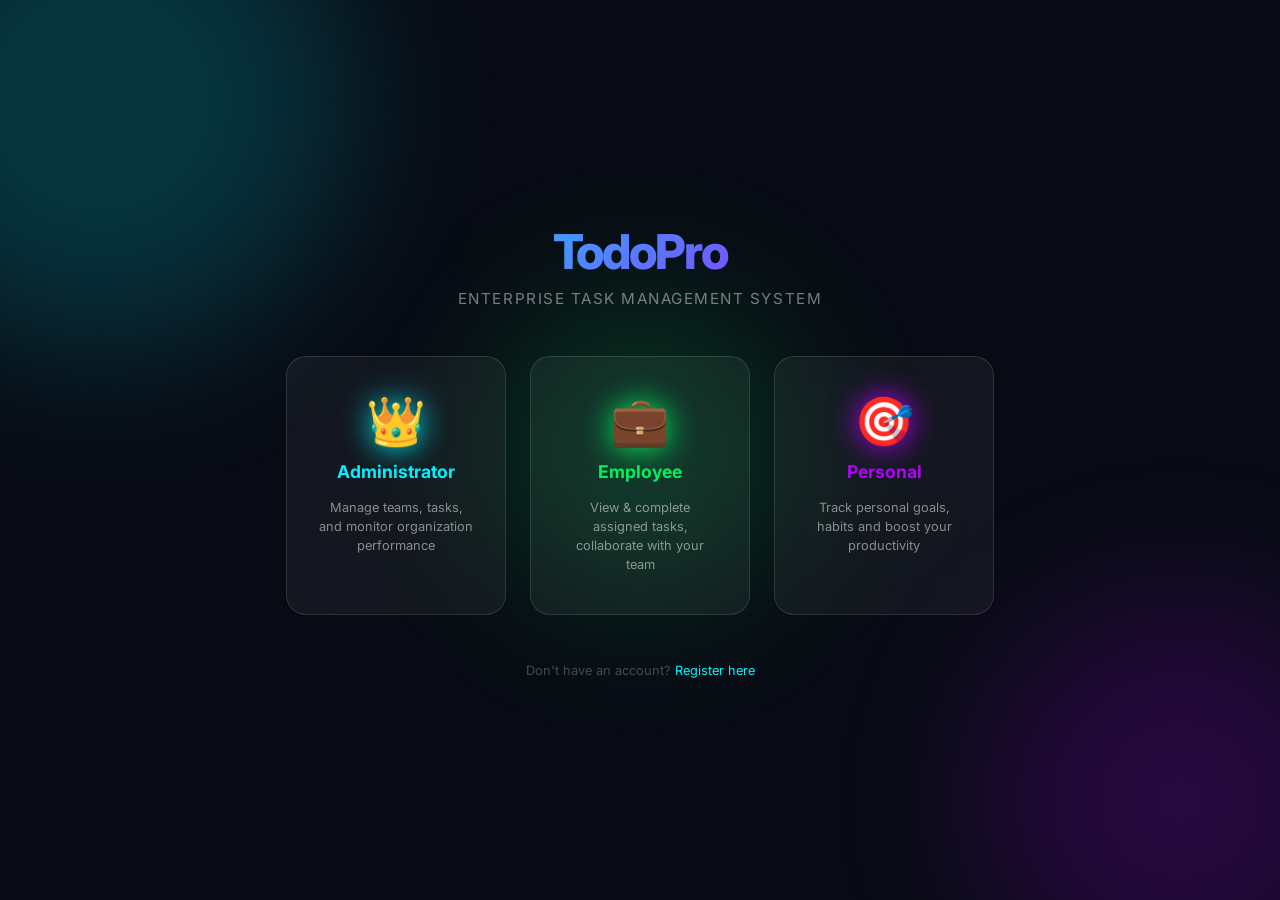
<file: index.html>
<!DOCTYPE html>
<html lang="en">
<head>
    <meta charset="UTF-8">
    <meta name="viewport" content="width=device-width, initial-scale=1.0">
    <title>TodoPro Enterprise — Select Role</title>
    <link rel="preconnect" href="https://fonts.googleapis.com">
    <link href="https://fonts.googleapis.com/css2?family=Inter:wght@300;400;500;600;700;800&display=swap" rel="stylesheet">
    <style>
        *, *::before, *::after { box-sizing: border-box; margin: 0; padding: 0; }
        :root {
            --neon-blue: #00f2fe;
            --neon-purple: #b300ff;
            --neon-green: #00f260;
            --bg: #080b14;
            --glass: rgba(255,255,255,0.05);
            --border: rgba(255,255,255,0.12);
        }
        body {
            background: var(--bg);
            font-family: 'Inter', sans-serif;
            min-height: 100vh;
            display: flex;
            align-items: center;
            justify-content: center;
            overflow: hidden;
            color: #fff;
        }
        .bg-orbs {
            position: fixed; inset: 0; pointer-events: none; z-index: 0;
        }
        .orb {
            position: absolute;
            border-radius: 50%;
            filter: blur(80px);
            opacity: 0.18;
            animation: float 8s ease-in-out infinite;
        }
        .orb-1 { width: 500px; height: 500px; background: var(--neon-blue); top: -150px; left: -150px; animation-delay: 0s; }
        .orb-2 { width: 400px; height: 400px; background: var(--neon-purple); bottom: -100px; right: -100px; animation-delay: 3s; }
        .orb-3 { width: 300px; height: 300px; background: var(--neon-green); top: 50%; left: 50%; transform: translate(-50%,-50%); animation-delay: 6s; }
        @keyframes float { 0%,100% { transform: translateY(0); } 50% { transform: translateY(-30px); } }
        .orb-3 { animation: float2 8s ease-in-out 6s infinite; }
        @keyframes float2 { 0%,100% { transform: translate(-50%,-50%) scale(1); } 50% { transform: translate(-50%,-50%) scale(1.1); } }

        .container {
            position: relative; z-index: 1;
            text-align: center;
            padding: 2rem;
        }
        .logo {
            font-size: 3rem;
            font-weight: 800;
            background: linear-gradient(135deg, var(--neon-blue), var(--neon-purple));
            -webkit-background-clip: text;
            -webkit-text-fill-color: transparent;
            background-clip: text;
            letter-spacing: -2px;
            margin-bottom: 0.5rem;
        }
        .tagline {
            color: rgba(255,255,255,0.45);
            font-size: 0.95rem;
            font-weight: 400;
            margin-bottom: 3rem;
            letter-spacing: 0.1em;
            text-transform: uppercase;
        }
        .role-grid {
            display: flex;
            gap: 1.5rem;
            justify-content: center;
            flex-wrap: wrap;
        }
        .role-card {
            background: var(--glass);
            border: 1px solid var(--border);
            border-radius: 20px;
            padding: 2.5rem 2rem;
            width: 220px;
            cursor: pointer;
            transition: all 0.3s ease;
            backdrop-filter: blur(20px);
            text-decoration: none;
            color: #fff;
            display: flex;
            flex-direction: column;
            align-items: center;
            gap: 1rem;
            position: relative;
            overflow: hidden;
        }
        .role-card::before {
            content: '';
            position: absolute;
            inset: 0;
            background: linear-gradient(135deg, var(--card-color), transparent);
            opacity: 0;
            transition: opacity 0.3s;
        }
        .role-card:hover { transform: translateY(-10px); border-color: var(--card-color); box-shadow: 0 0 40px var(--card-color)33; }
        .role-card:hover::before { opacity: 0.08; }
        .role-icon {
            font-size: 3rem;
            line-height: 1;
            filter: drop-shadow(0 0 15px var(--card-color));
        }
        .role-title {
            font-size: 1.1rem;
            font-weight: 700;
            color: var(--card-color);
        }
        .role-desc {
            font-size: 0.8rem;
            color: rgba(255,255,255,0.5);
            line-height: 1.5;
        }
        .admin-card { --card-color: var(--neon-blue); }
        .employee-card { --card-color: var(--neon-green); }
        .self-card { --card-color: var(--neon-purple); }
        .footer-note {
            margin-top: 3rem;
            color: rgba(255,255,255,0.25);
            font-size: 0.8rem;
        }
    </style>
</head>
<body>
    <div class="bg-orbs">
        <div class="orb orb-1"></div>
        <div class="orb orb-2"></div>
        <div class="orb orb-3"></div>
    </div>
    <div class="container">
        <div class="logo">TodoPro</div>
        <div class="tagline">Enterprise Task Management System</div>
        <div class="role-grid">
            <a href="login-admin.html" class="role-card admin-card">
                <div class="role-icon">👑</div>
                <div class="role-title">Administrator</div>
                <div class="role-desc">Manage teams, tasks, and monitor organization performance</div>
            </a>
            <a href="login-employee.html" class="role-card employee-card">
                <div class="role-icon">💼</div>
                <div class="role-title">Employee</div>
                <div class="role-desc">View & complete assigned tasks, collaborate with your team</div>
            </a>
            <a href="login-self.html" class="role-card self-card">
                <div class="role-icon">🎯</div>
                <div class="role-title">Personal</div>
                <div class="role-desc">Track personal goals, habits and boost your productivity</div>
            </a>
        </div>
        <div class="footer-note">Don't have an account? <a href="register.html" style="color:var(--neon-blue); text-decoration:none;">Register here</a></div>
    </div>
</body>
</html>
</file>
